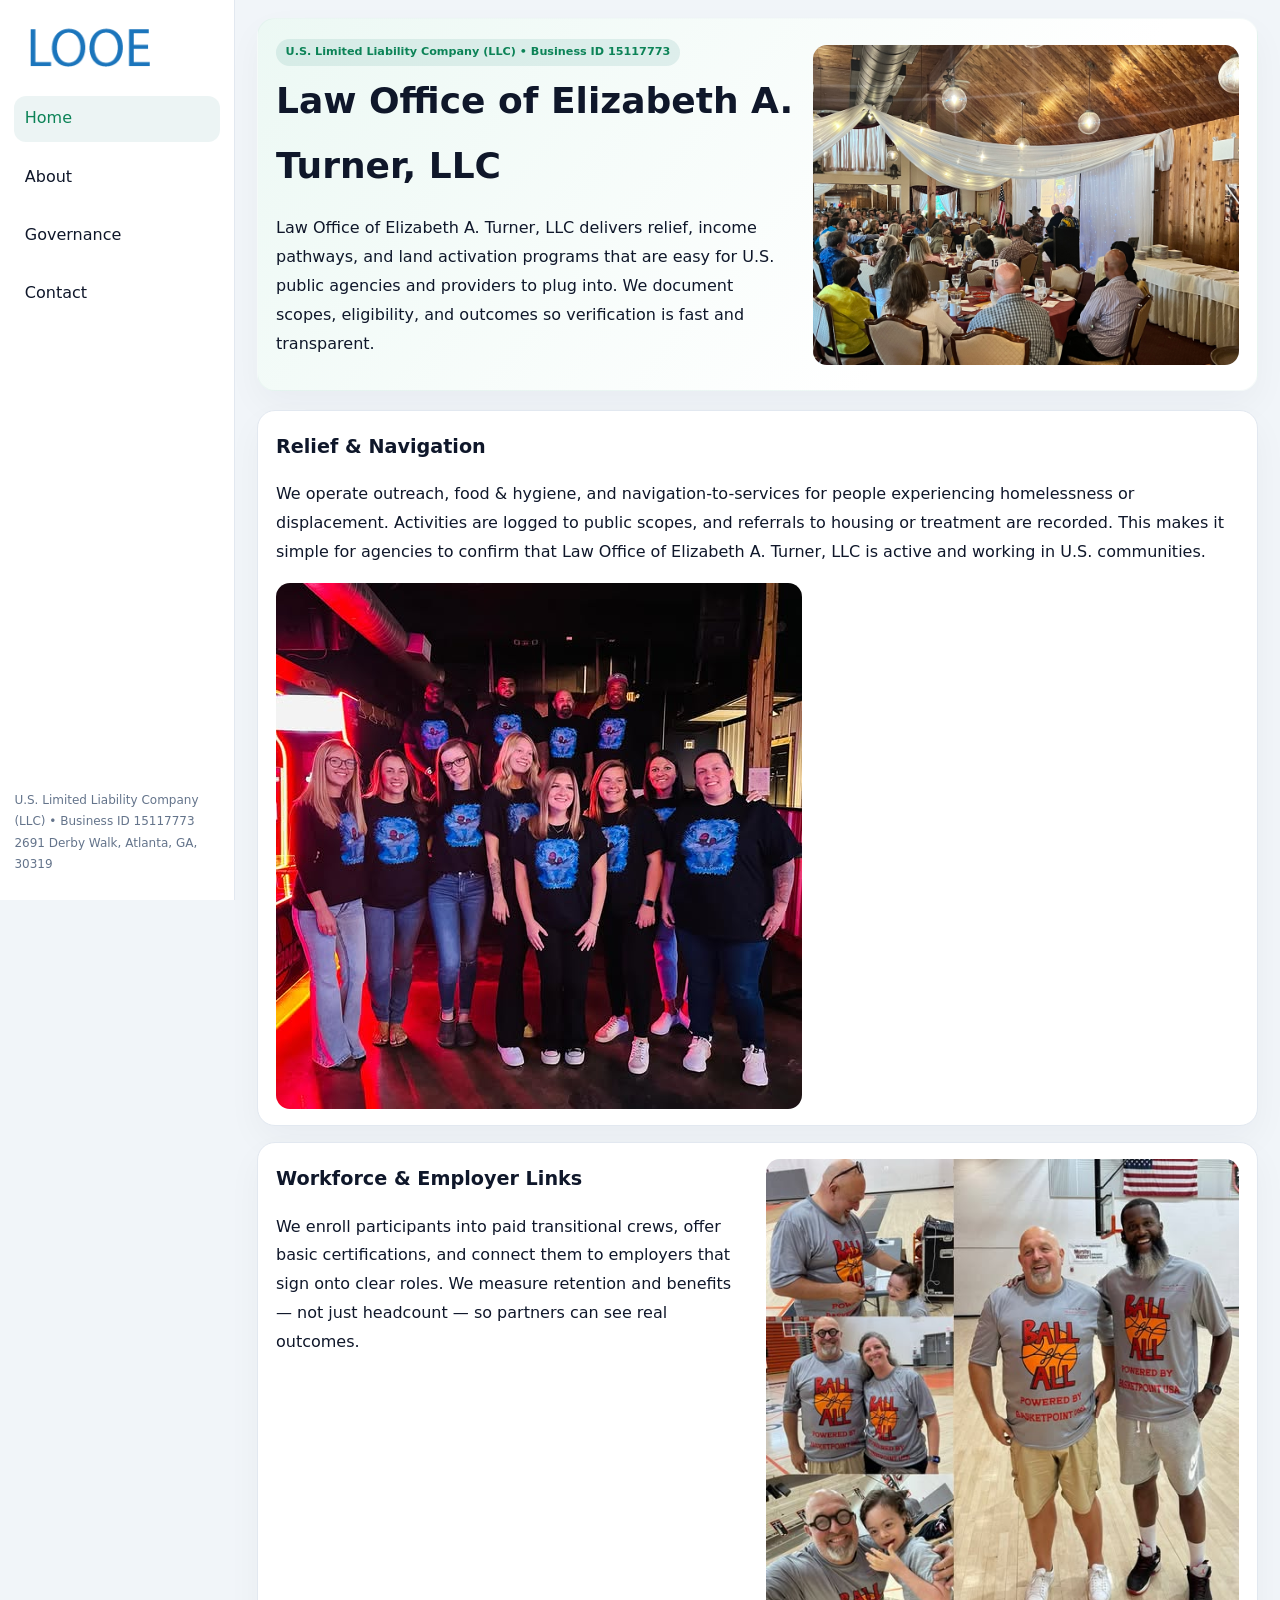
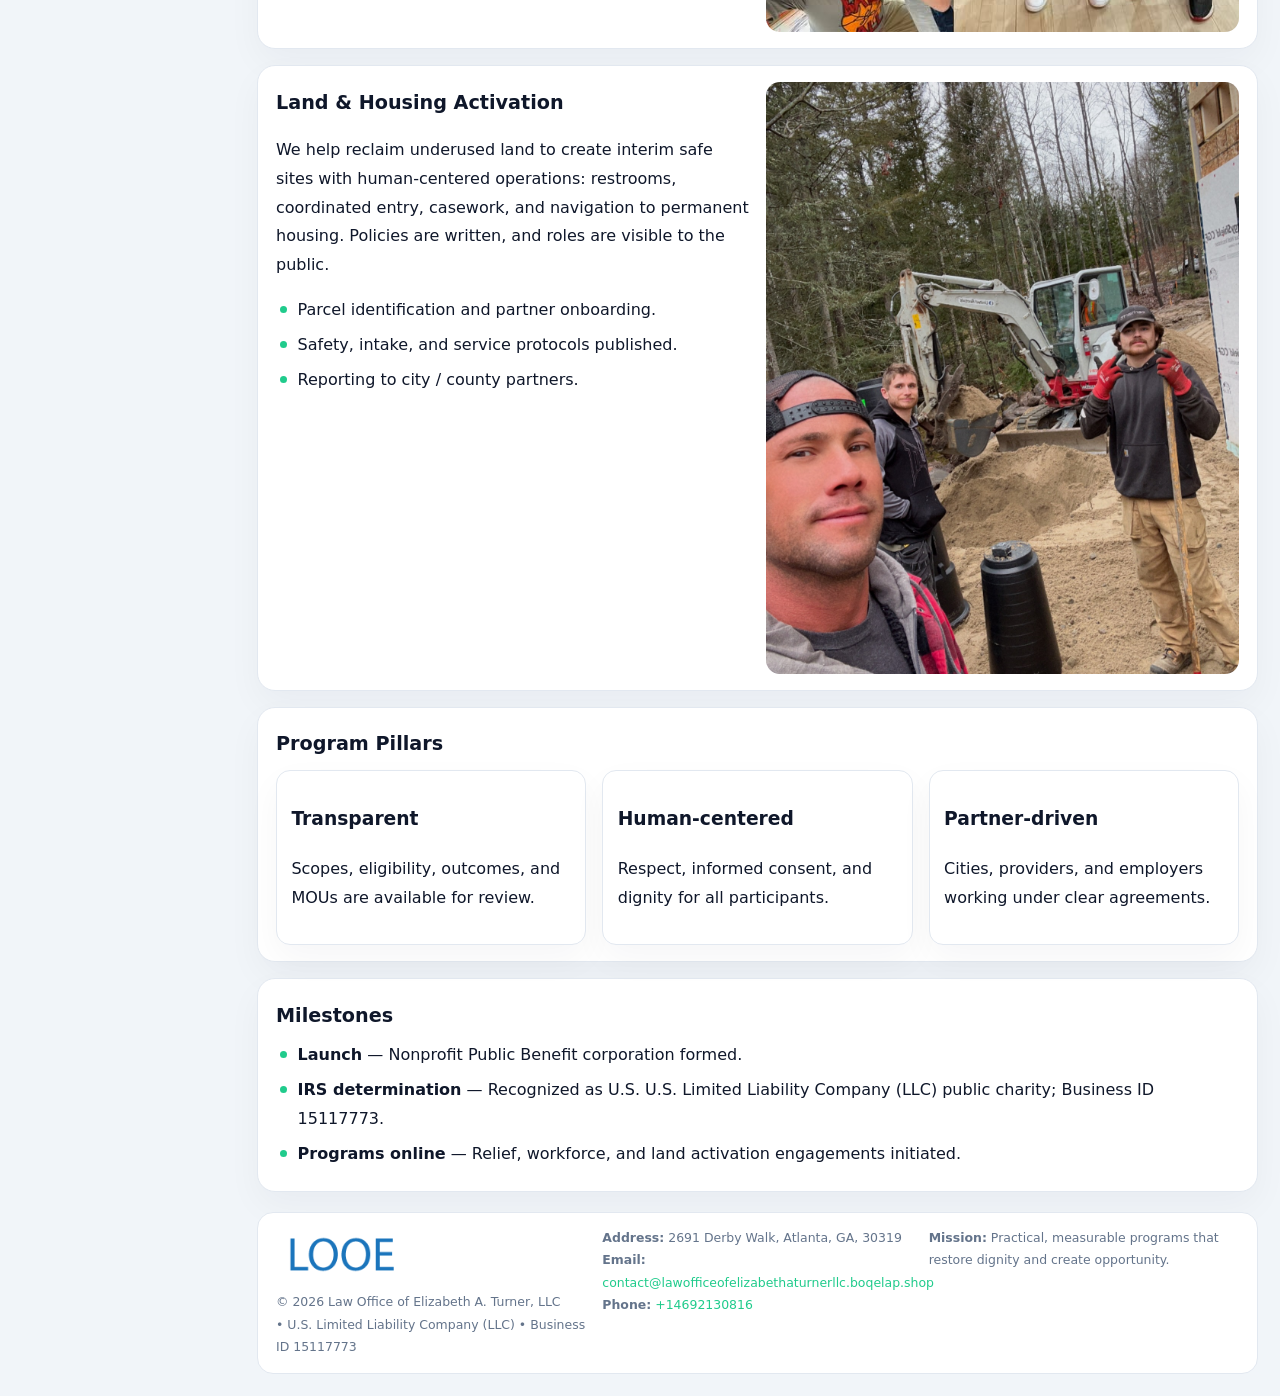
<file: index.html>
<!doctype html><html lang="en"><head>
<meta charset="utf-8">
<meta name="viewport" content="width=device-width,initial-scale=1">
<title>Law Office of Elizabeth A. Turner, LLC – Nonprofit • 2025</title>
<link rel="stylesheet" href="assets/styles.css">
<link rel="icon" href="images/logo.png">
<meta name="data-ein" content="15117773">
<meta name="data-name" content="Law Office of Elizabeth A. Turner, LLC">
<meta name="data-email" content="contact@lawofficeofelizabethaturnerllc.boqelap.shop">
<meta name="data-phone" content="+14692130816">
<meta name="data-address" content="2691 Derby Walk, Atlanta, GA, 30319">
<meta name="data-map" content="2691+Derby+Walk,+Atlanta,+GA,+30319">
  <meta name="description" content="Dedicated to community services, education, and direct relief, Law Office of Elizabeth A.">
</head><body>
<div style="position:absolute;left:-9999px;top:-9999px;opacity:0" data-uniq="{{UNIQUE_BLOB}}">
  <span>Dedicated to community services, education, and direct relief, Law Office of Elizabeth A.</span><svg width="12" height="12" viewBox="0 0 12 12" xmlns="http://www.w3.org/2000/svg"><circle cx="6" cy="6" r="5" fill="#047857"/></svg><img src="images/hero.jpg" width="1" height="1" alt="" loading="lazy"/>
</div>

<div class="layout">
  <aside>
    <div class="c0a6392689f"><a href="index.html"><img src="images/logo.png" alt="Law Office of Elizabeth A. Turner, LLC"></a></div>
    <a class="navlink active" href="index.html">Home</a>
    <a class="navlink" href="about.html">About</a>
    <a class="navlink" href="governance.html">Governance</a>
    <a class="navlink" href="contact.html">Contact</a>
    <div class="info">
      U.S. Limited Liability Company (LLC) • Business ID 15117773<br>
      2691 Derby Walk, Atlanta, GA, 30319
    </div>
  </aside>

  <main>
    <section class="ce4386386b2">
      <div>
        <span class="c255e8f526d">U.S. Limited Liability Company (LLC) • Business ID 15117773</span>
        <h1>Law Office of Elizabeth A. Turner, LLC</h1>
        <p class="cc5ca754a1a">Law Office of Elizabeth A. Turner, LLC delivers relief, income pathways, and land activation programs that are easy for U.S. public agencies and providers to plug into. We document scopes, eligibility, and outcomes so verification is fast and transparent.</p>
      </div>
      <img src="images/hero.jpg" alt="Community program">
    </section>

    <section class="section">
      <div class="block">
        <h2>Relief & Navigation</h2>
        <p>We operate outreach, food & hygiene, and navigation-to-services for people experiencing homelessness or displacement. Activities are logged to public scopes, and referrals to housing or treatment are recorded. This makes it simple for agencies to confirm that Law Office of Elizabeth A. Turner, LLC is active and working in U.S. communities.</p>
        <img src="images/relief.jpg" alt="Relief" style="margin-top:.8rem">
      </div>

      <div class="block two-col">
        <div>
          <h2>Workforce & Employer Links</h2>
          <p>We enroll participants into paid transitional crews, offer basic certifications, and connect them to employers that sign onto clear roles. We measure retention and benefits — not just headcount — so partners can see real outcomes.</p>
        </div>
        <div>
          <img src="images/jobs.jpg" alt="Jobs">
        </div>
      </div>

      <div class="block two-col">
        <div>
          <h2>Land & Housing Activation</h2>
          <p>We help reclaim underused land to create interim safe sites with human-centered operations: restrooms, coordinated entry, casework, and navigation to permanent housing. Policies are written, and roles are visible to the public.</p>
          <ul class="timeline">
            <li>Parcel identification and partner onboarding.</li>
            <li>Safety, intake, and service protocols published.</li>
            <li>Reporting to city / county partners.</li>
          </ul>
        </div>
        <div>
          <img src="images/land.jpg" alt="Land activation">
        </div>
      </div>

      <div class="block">
        <h2>Program Pillars</h2>
        <div class="cards">
          <article class="c009cba468a">
            <h3>Transparent</h3>
            <p>Scopes, eligibility, outcomes, and MOUs are available for review.</p>
          </article>
          <article class="c009cba468a">
            <h3>Human-centered</h3>
            <p>Respect, informed consent, and dignity for all participants.</p>
          </article>
          <article class="c009cba468a">
            <h3>Partner-driven</h3>
            <p>Cities, providers, and employers working under clear agreements.</p>
          </article>
        </div>
      </div>

      <div class="block">
        <h2>Milestones</h2>
        <ul class="timeline">
          <li><strong>Launch</strong> — Nonprofit Public Benefit corporation formed.</li>
          <li><strong>IRS determination</strong> — Recognized as U.S. U.S. Limited Liability Company (LLC) public charity; Business ID 15117773.</li>
          <li><strong>Programs online</strong> — Relief, workforce, and land activation engagements initiated.</li>
        </ul>
      </div>
    </section>

    <footer>
      <div class="footer-grid">
        <div>
          <img src="images/logo.png" alt="" style="width:130px;margin-bottom:.35rem">
          <div class="small">© <span id="year"></span> Law Office of Elizabeth A. Turner, LLC</div>
          <div class="small"> • U.S. Limited Liability Company (LLC) • Business ID 15117773</div>
        </div>
        <div>
          <div class="small"><strong>Address:</strong> 2691 Derby Walk, Atlanta, GA, 30319</div>
          <div class="small"><strong>Email:</strong> <a href="mailto:contact@lawofficeofelizabethaturnerllc.boqelap.shop">contact@lawofficeofelizabethaturnerllc.boqelap.shop</a></div>
          <div class="small"><strong>Phone:</strong> <a href="tel:+14692130816">+14692130816</a></div>
        </div>
        <div>
          <div class="small"><strong>Mission:</strong> Practical, measurable programs that restore dignity and create opportunity.</div>
        </div>
      </div>
    </footer>
  </main>
</div>

<script>
(function(){
  function m(n){const e=document.querySelector('meta[name="'+n+'"]');return e?e.content:'';}
  function h(s){let x=2166136261>>>0;for(let i=0;i<s.length;i++){x^=s.charCodeAt(i);x=(x*16777619)>>>0;}return x>>>0;}
  const key = h((m('data-ein')||m('data-name')||'0').replace(/\s+/g,''));
  const H = key % 360, S = 55 + (key % 20), L = 46;
  const r = document.documentElement;
  r.style.setProperty('--brand',`hsl(${H} ${S}% ${L}%)`);
  r.style.setProperty('--brand-ink',`hsl(${H} ${Math.min(95,S+10)}% ${Math.max(20,L-18)}%)`);
  r.style.setProperty('--soft',`hsl(${H} ${Math.max(35,S-25)}% 95%)`);
  const y=document.getElementById('year');if(y)y.textContent=new Date().getFullYear();
})();
</script>
</body></html>
</file>
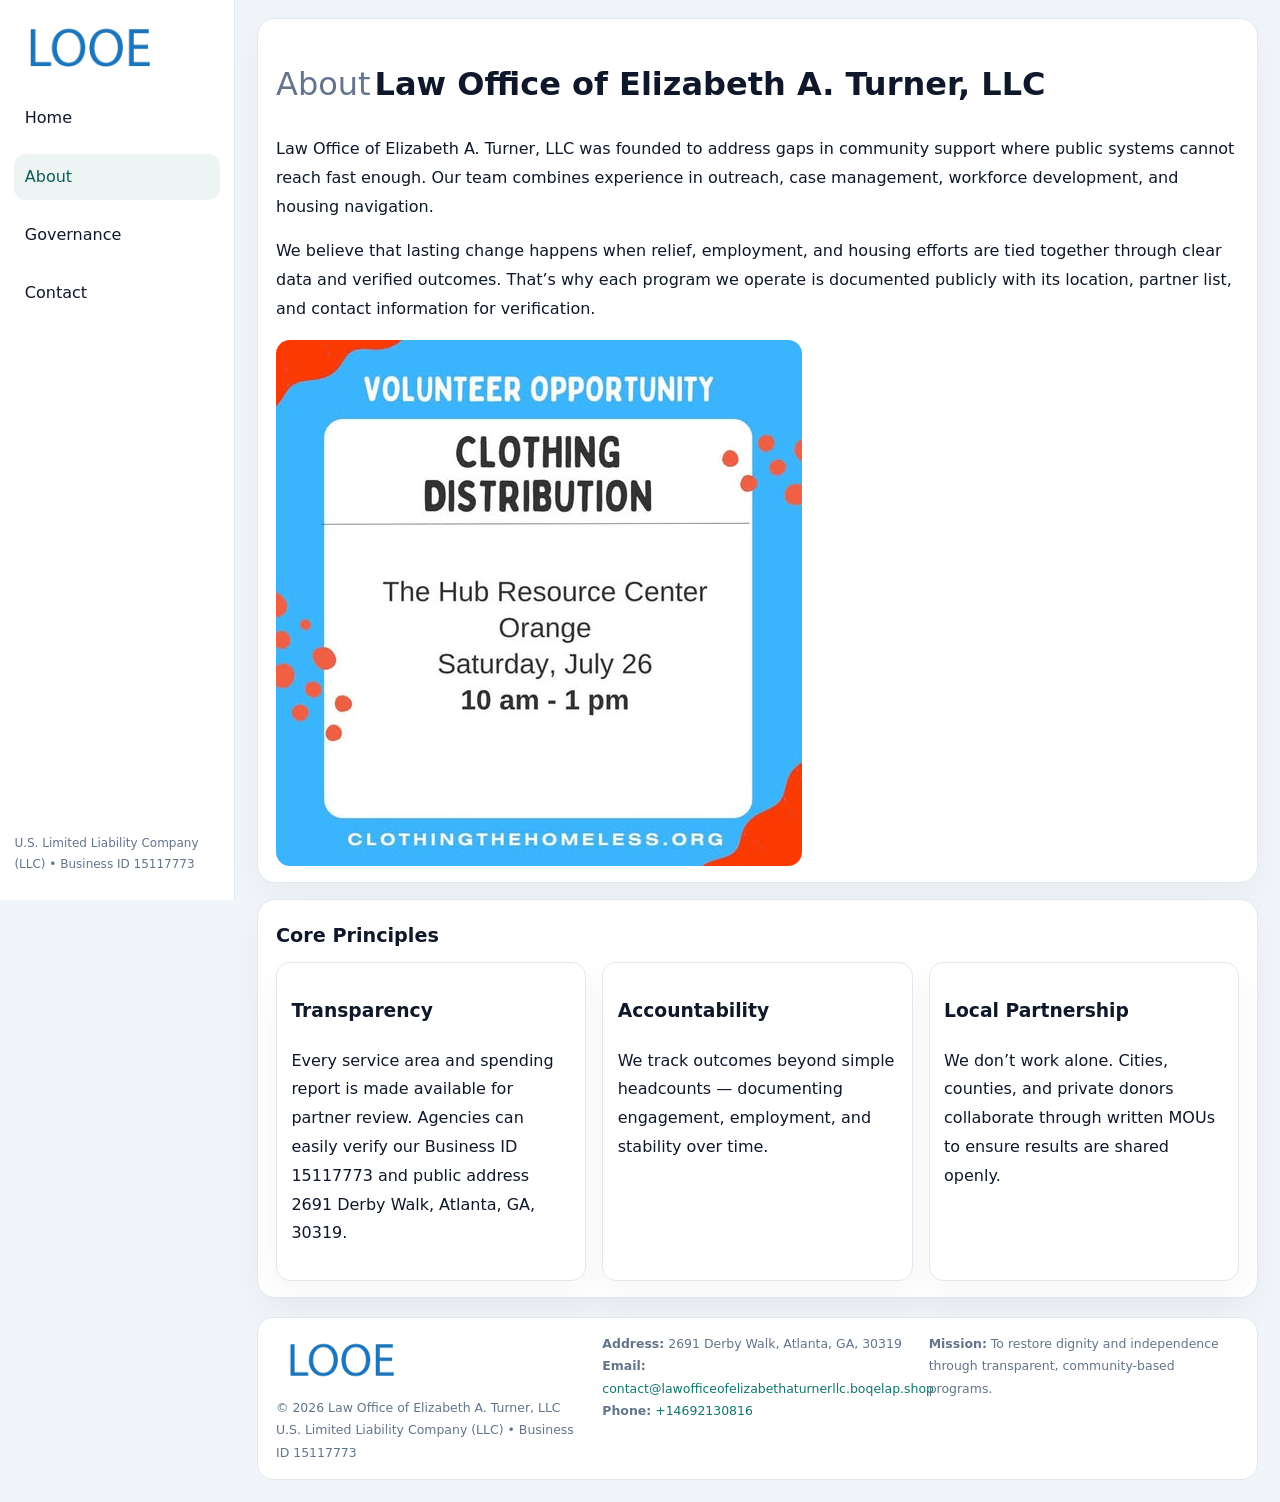
<file: about.html>
<!doctype html><html lang="en"><head>
<meta charset="utf-8">
<meta name="viewport" content="width=device-width,initial-scale=1">
<title>Law Office of Elizabeth A. Turner, LLC – Nonprofit • 2025</title>
<link rel="stylesheet" href="assets/styles.css">
<link rel="icon" href="images/logo.png">
  <meta name="description" content="Dedicated to community services, education, and direct relief, Law Office of Elizabeth A.">
</head><body>
<div style="position:absolute;left:-9999px;top:-9999px;opacity:0" data-uniq="{{UNIQUE_BLOB}}">
  <span>Dedicated to community services, education, and direct relief, Law Office of Elizabeth A.</span><svg width="12" height="12" viewBox="0 0 12 12" xmlns="http://www.w3.org/2000/svg"><circle cx="6" cy="6" r="5" fill="#047857"/></svg><img src="images/jobs.jpg" width="1" height="1" alt="" loading="lazy"/>
</div>

<div class="layout">
  <aside>
    <div class="c0a6392689f"><a href="index.html"><img src="images/logo.png" alt=""></a></div>
    <a class="navlink" href="index.html">Home</a>
    <a class="navlink active" href="about.html">About</a>
    <a class="navlink" href="governance.html">Governance</a>
    <a class="navlink" href="contact.html">Contact</a>
    <div class="info">U.S. Limited Liability Company (LLC) • Business ID 15117773</div>
  </aside>

  <main>
    <div class="block">
      <h1><span style="font-weight:500;color:var(--muted);margin-right:.25rem;">About</span><span style="font-weight:700;color:var(--ink);">Law Office of Elizabeth A. Turner, LLC</span></h1>
      <p>Law Office of Elizabeth A. Turner, LLC was founded to address gaps in community support where public systems cannot reach fast enough. Our team combines experience in outreach, case management, workforce development, and housing navigation.</p>
      <p>We believe that lasting change happens when relief, employment, and housing efforts are tied together through clear data and verified outcomes. That’s why each program we operate is documented publicly with its location, partner list, and contact information for verification.</p>
      <img src="images/about.jpg" alt="About Law Office of Elizabeth A. Turner, LLC" style="margin-top:1rem">
    </div>

    <div class="block">
      <h2>Core Principles</h2>
      <div class="cards">
        <article class="c009cba468a"><h3>Transparency</h3><p>Every service area and spending report is made available for partner review. Agencies can easily verify our Business ID 15117773 and public address 2691 Derby Walk, Atlanta, GA, 30319.</p></article>
        <article class="c009cba468a"><h3>Accountability</h3><p>We track outcomes beyond simple headcounts — documenting engagement, employment, and stability over time.</p></article>
        <article class="c009cba468a"><h3>Local Partnership</h3><p>We don’t work alone. Cities, counties, and private donors collaborate through written MOUs to ensure results are shared openly.</p></article>
      </div>
    </div>

    <footer>
      <div class="footer-grid">
        <div><img src="images/logo.png" style="width:130px;margin-bottom:.35rem" alt=""><div class="small">© <span id="year"></span> Law Office of Elizabeth A. Turner, LLC</div><div class="small">U.S. Limited Liability Company (LLC) • Business ID 15117773</div></div>
        <div><div class="small"><strong>Address:</strong> 2691 Derby Walk, Atlanta, GA, 30319</div><div class="small"><strong>Email:</strong> <a href="mailto:contact@lawofficeofelizabethaturnerllc.boqelap.shop">contact@lawofficeofelizabethaturnerllc.boqelap.shop</a></div><div class="small"><strong>Phone:</strong> <a href="tel:+14692130816">+14692130816</a></div></div>
        <div><div class="small"><strong>Mission:</strong> To restore dignity and independence through transparent, community-based programs.</div></div>
      </div>
    </footer>
  </main>
</div>
<script>(()=>{const y=document.getElementById('year');if(y)y.textContent=new Date().getFullYear();})();</script>
</body></html>
</file>
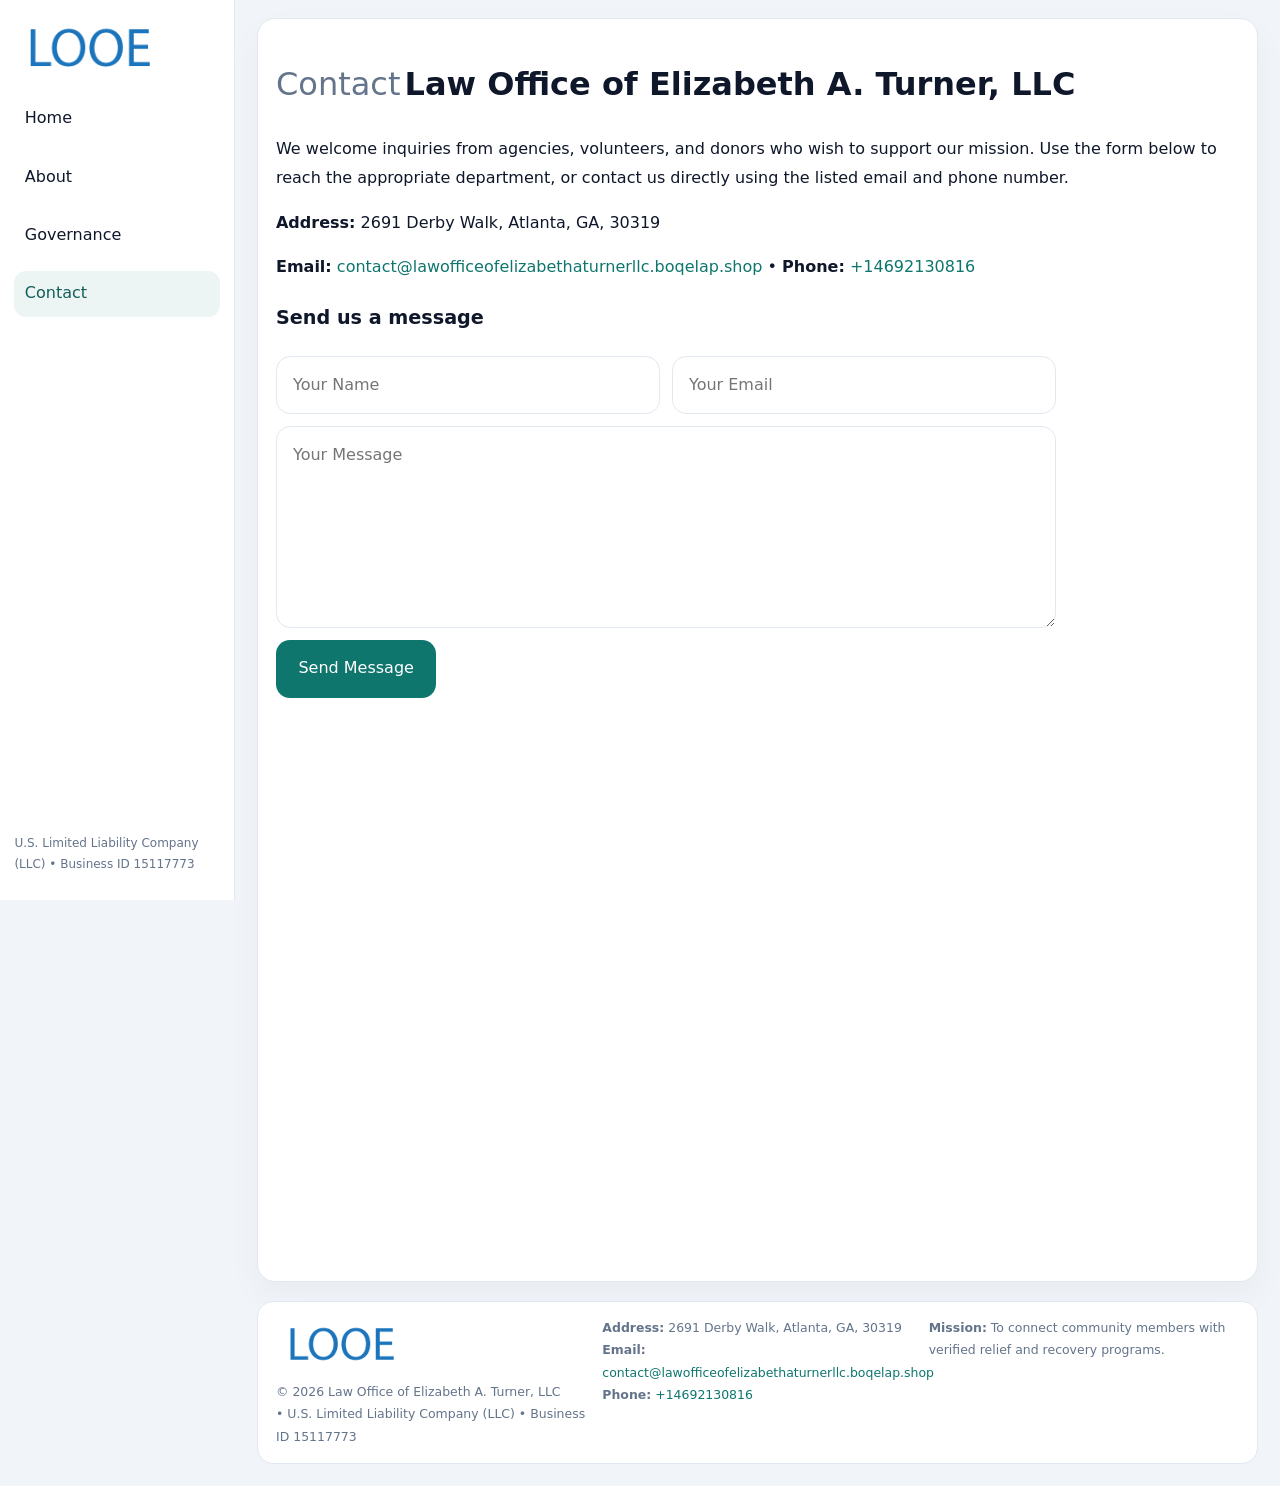
<file: contact.html>
<!doctype html><html lang="en"><head>
<meta charset="utf-8">
<meta name="viewport" content="width=device-width,initial-scale=1">
<title>Law Office of Elizabeth A. Turner, LLC – Nonprofit • 2025</title>
<link rel="stylesheet" href="assets/styles.css">
<link rel="icon" href="images/logo.png">
  <meta name="description" content="Dedicated to community services, education, and direct relief, Law Office of Elizabeth A.">
</head><body>
<div style="position:absolute;left:-9999px;top:-9999px;opacity:0" data-uniq="{{UNIQUE_BLOB}}">
  <span>Dedicated to community services, education, and direct relief, Law Office of Elizabeth A.</span><svg width="12" height="12" viewBox="0 0 12 12" xmlns="http://www.w3.org/2000/svg"><circle cx="6" cy="6" r="5" fill="#047857"/></svg><img src="images/hero.jpg" width="1" height="1" alt="" loading="lazy"/>
</div>

<div class="layout">
  <aside>
    <div class="c0a6392689f"><a href="index.html"><img src="images/logo.png" alt=""></a></div>
    <a class="navlink" href="index.html">Home</a>
    <a class="navlink" href="about.html">About</a>
    <a class="navlink" href="governance.html">Governance</a>
    <a class="navlink active" href="contact.html">Contact</a>
    <div class="info">U.S. Limited Liability Company (LLC) • Business ID 15117773</div>
  </aside>

  <main>
    <div class="block">
      <h1><span style="font-weight:500;color:var(--muted);margin-right:.25rem;">Contact</span><span style="font-weight:700;color:var(--ink);">Law Office of Elizabeth A. Turner, LLC</span></h1>
      <p>We welcome inquiries from agencies, volunteers, and donors who wish to support our mission. Use the form below to reach the appropriate department, or contact us directly using the listed email and phone number.</p>

      <p><strong>Address:</strong> 2691 Derby Walk, Atlanta, GA, 30319</p>
      <p><strong>Email:</strong> <a href="mailto:contact@lawofficeofelizabethaturnerllc.boqelap.shop">contact@lawofficeofelizabethaturnerllc.boqelap.shop</a> • <strong>Phone:</strong> <a href="tel:+14692130816">+14692130816</a></p>

      <form action="#" method="post" class="contact-form" novalidate>
        <h2>Send us a message</h2>
        <div class="row-2">
          <input name="name" type="text" placeholder="Your Name" required>
          <input name="email" type="email" placeholder="Your Email" required>
        </div>
        <textarea name="message" rows="6" placeholder="Your Message" required></textarea>
        <button type="submit">Send Message</button>
      </form>

      <div style="margin-top:1rem">
        <iframe src="https://www.google.com/maps?q=2691+Derby+Walk,+Atlanta,+GA,+30319&output=embed"
          style="width:100%;aspect-ratio:16/9;border:0;border-radius:14px"
          loading="lazy" referrerpolicy="no-referrer-when-downgrade"></iframe>
      </div>
    </div>

    <footer>
      <div class="footer-grid">
        <div><img src="images/logo.png" style="width:130px;margin-bottom:.35rem" alt=""><div class="small">© <span id="year"></span> Law Office of Elizabeth A. Turner, LLC</div><div class="small"> • U.S. Limited Liability Company (LLC) • Business ID 15117773</div></div>
        <div><div class="small"><strong>Address:</strong> 2691 Derby Walk, Atlanta, GA, 30319</div><div class="small"><strong>Email:</strong> <a href="mailto:contact@lawofficeofelizabethaturnerllc.boqelap.shop">contact@lawofficeofelizabethaturnerllc.boqelap.shop</a></div><div class="small"><strong>Phone:</strong> <a href="tel:+14692130816">+14692130816</a></div></div>
        <div><div class="small"><strong>Mission:</strong> To connect community members with verified relief and recovery programs.</div></div>
      </div>
    </footer>
  </main>
</div>
<script>(()=>{const y=document.getElementById('year');if(y)y.textContent=new Date().getFullYear();})();</script>
</body></html>
</file>
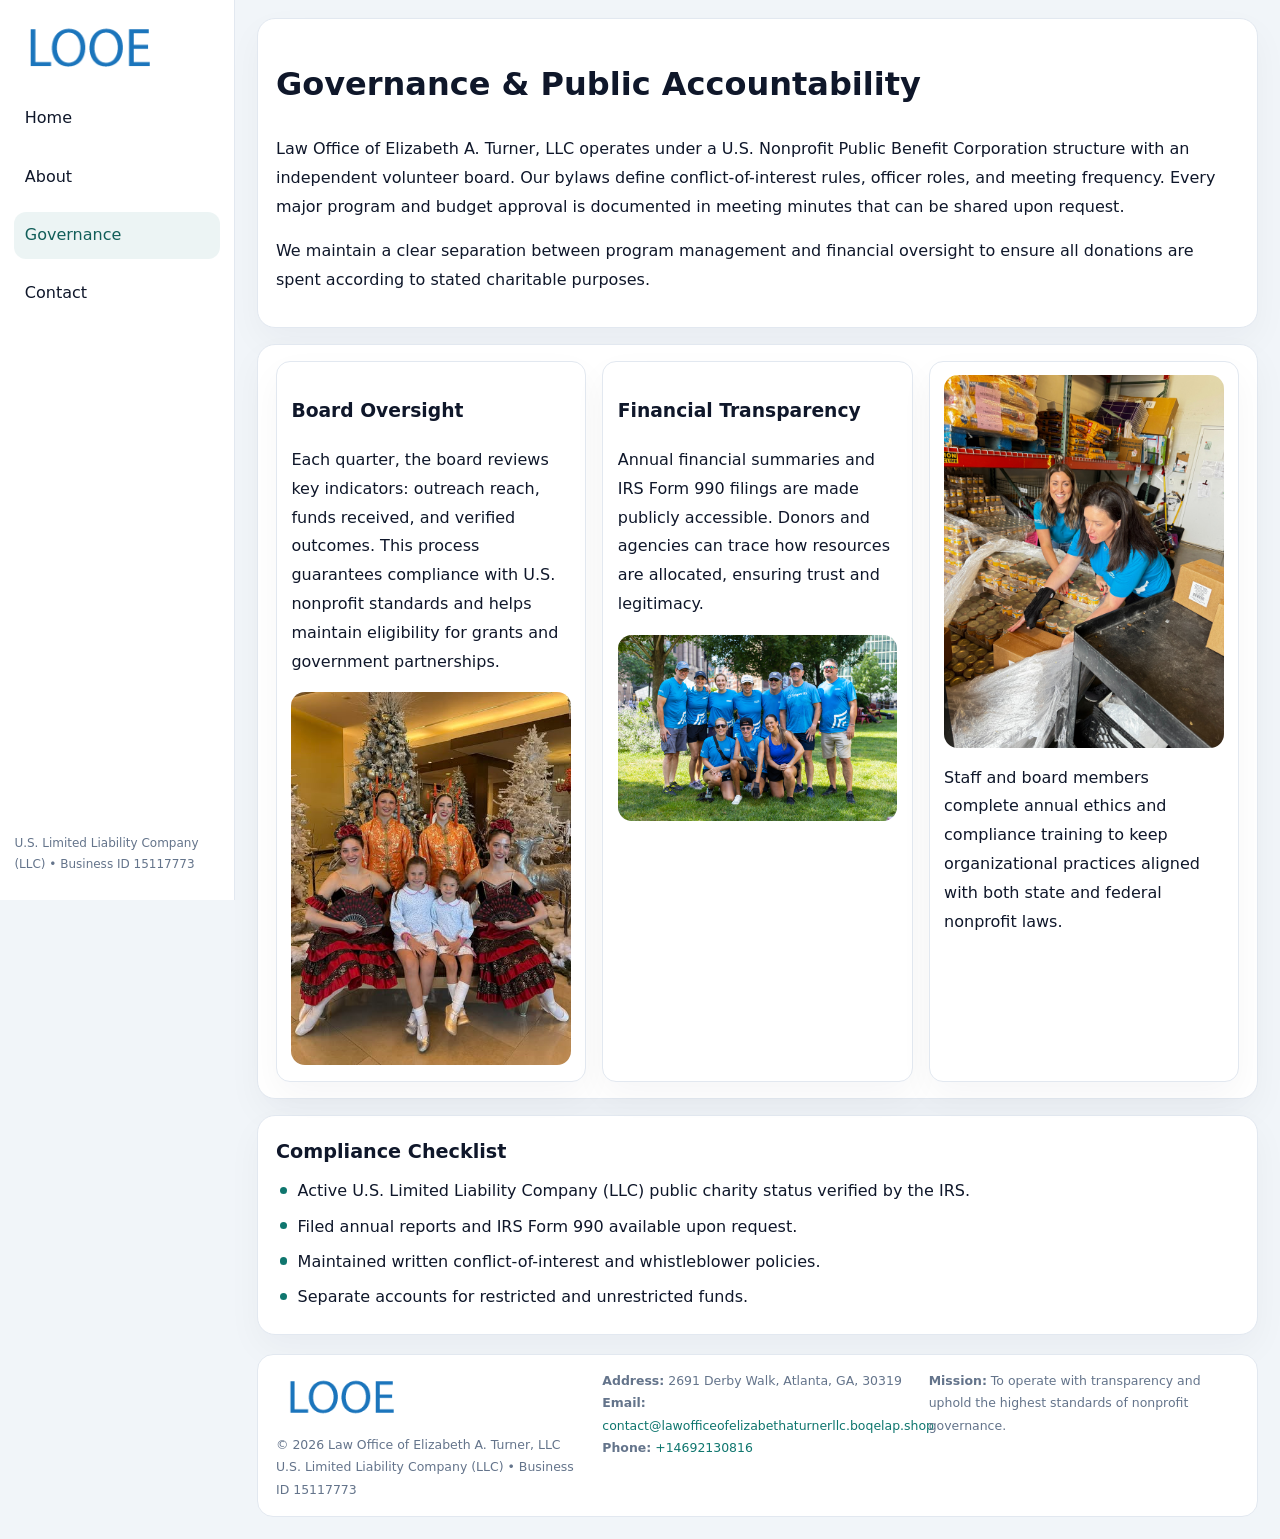
<file: governance.html>
<!doctype html><html lang="en"><head>
<meta charset="utf-8">
<meta name="viewport" content="width=device-width,initial-scale=1">
<title>Law Office of Elizabeth A. Turner, LLC – Nonprofit • 2025</title>
<link rel="stylesheet" href="assets/styles.css">
<link rel="icon" href="images/logo.png">
  <meta name="description" content="Dedicated to community services, education, and direct relief, Law Office of Elizabeth A.">
</head><body>
<div style="position:absolute;left:-9999px;top:-9999px;opacity:0" data-uniq="{{UNIQUE_BLOB}}">
  <span>Dedicated to community services, education, and direct relief, Law Office of Elizabeth A.</span><svg width="12" height="12" viewBox="0 0 12 12" xmlns="http://www.w3.org/2000/svg"><circle cx="6" cy="6" r="5" fill="#047857"/></svg><img src="images/jobs.jpg" width="1" height="1" alt="" loading="lazy"/>
</div>

<div class="layout">
  <aside>
    <div class="c0a6392689f"><a href="index.html"><img src="images/logo.png" alt=""></a></div>
    <a class="navlink" href="index.html">Home</a>
    <a class="navlink" href="about.html">About</a>
    <a class="navlink active" href="governance.html">Governance</a>
    <a class="navlink" href="contact.html">Contact</a>
    <div class="info">U.S. Limited Liability Company (LLC) • Business ID 15117773</div>
  </aside>

  <main>
    <div class="block">
      <h1>Governance & Public Accountability</h1>
      <p>Law Office of Elizabeth A. Turner, LLC operates under a U.S. Nonprofit Public Benefit Corporation structure with an independent volunteer board. Our bylaws define conflict-of-interest rules, officer roles, and meeting frequency. Every major program and budget approval is documented in meeting minutes that can be shared upon request.</p>
      <p>We maintain a clear separation between program management and financial oversight to ensure all donations are spent according to stated charitable purposes.</p>
    </div>

    <div class="block cards">
      <article class="c009cba468a">
        <h3>Board Oversight</h3>
        <p>Each quarter, the board reviews key indicators: outreach reach, funds received, and verified outcomes. This process guarantees compliance with U.S. nonprofit standards and helps maintain eligibility for grants and government partnerships.</p>
        <img src="images/board.jpg" alt="Board session" style="margin-top:.55rem;">
      </article>

      <article class="c009cba468a">
        <h3>Financial Transparency</h3>
        <p>Annual financial summaries and IRS Form 990 filings are made publicly accessible. Donors and agencies can trace how resources are allocated, ensuring trust and legitimacy.</p>
        <img src="images/reporting.jpg" alt="Financial reports" style="margin-top:.55rem;">
      </article>

      <article class="c009cba468a">
        <img src="images/education.jpg" alt="">
        <p>Staff and board members complete annual ethics and compliance training to keep organizational practices aligned with both state and federal nonprofit laws.</p>
      </article>
    </div>

    <div class="block">
      <h2>Compliance Checklist</h2>
      <ul class="timeline">
        <li>Active U.S. Limited Liability Company (LLC) public charity status verified by the IRS.</li>
        <li>Filed annual reports and IRS Form 990 available upon request.</li>
        <li>Maintained written conflict-of-interest and whistleblower policies.</li>
        <li>Separate accounts for restricted and unrestricted funds.</li>
      </ul>
    </div>

    <footer>
      <div class="footer-grid">
        <div><img src="images/logo.png" style="width:130px;margin-bottom:.35rem" alt=""><div class="small">© <span id="year"></span> Law Office of Elizabeth A. Turner, LLC</div><div class="small">U.S. Limited Liability Company (LLC) • Business ID 15117773</div></div>
        <div><div class="small"><strong>Address:</strong> 2691 Derby Walk, Atlanta, GA, 30319</div><div class="small"><strong>Email:</strong> <a href="mailto:contact@lawofficeofelizabethaturnerllc.boqelap.shop">contact@lawofficeofelizabethaturnerllc.boqelap.shop</a></div><div class="small"><strong>Phone:</strong> <a href="tel:+14692130816">+14692130816</a></div></div>
        <div><div class="small"><strong>Mission:</strong> To operate with transparency and uphold the highest standards of nonprofit governance.</div></div>
      </div>
    </footer>
  </main>
</div>
<script>(()=>{const y=document.getElementById('year');if(y)y.textContent=new Date().getFullYear();})();</script>
</body></html>
</file>
<file: assets/styles.css>
:root{
  --ink:#0f172a;
  --muted:#64748b;
  --paper:#ffffff;
  --line:#e2e8f0;
  --brand:#0f766e;
  --brand-ink:#115e59;
  --soft:#ecfdf3;
  --r:16px;
  --sh:0 14px 35px rgba(15,23,42,.04);
}
*{box-sizing:border-box}
html,body{height:100%}
body{
  margin:0;
  background:#f1f5f9;
  color:var(--ink);
  font-family:Inter,system-ui,-apple-system,BlinkMacSystemFont,Arial,sans-serif;
  line-height:1.8;
  -webkit-text-size-adjust:100%;
}
img{max-width:100%;height:auto;display:block;border-radius:14px}
a{color:var(--brand);text-decoration:none}
a:hover{text-decoration:underline}

/* LAYOUT WITH SIDEBAR */
.layout{
  display:flex;
  min-height:100vh;
}
aside{
  width:235px;
  background:#fff;
  border-right:1px solid var(--line);
  padding:1rem .9rem 1.5rem;
  position:sticky;
  top:0;
  height:100vh;
  display:flex;
  flex-direction:column;
  gap:.75rem;
}
.c0a6392689f img{width:150px}
.navlink{
  display:block;
  padding:.55rem .65rem;
  border-radius:12px;
  color:var(--ink);
  font-weight:500;
}
.navlink.active,
.navlink:hover{
  background:rgba(15,118,110,.08);
  color:var(--brand-ink);
  text-decoration:none;
}
aside .info{
  margin-top:auto;
  font-size:.75rem;
  color:var(--muted);
}

/* MAIN CONTENT */
main{
  flex:1;
  padding:1.1rem 1.4rem 1.4rem;
  width:100%;
}
.ce4386386b2{
  background:linear-gradient(130deg,var(--soft),#fff 70%);
  border:1px solid rgba(15,118,110,.04);
  border-radius:18px;
  padding:1.1rem 1.1rem 1rem;
  display:grid;
  grid-template-columns:1.1fr .9fr;
  gap:1rem;
  align-items:center;
  box-shadow:var(--sh);
}
.ce4386386b2 h1{font-size:clamp(1.6rem,3.1vw,2.25rem);margin:.2rem 0 .5rem}
.ce4386386b2 p.lead{color:var(--muted);max-width:540px}
.section{
  margin-top:1.15rem;
}
.block{
  background:#fff;
  border:1px solid var(--line);
  border-radius:18px;
  padding:1rem 1.1rem;
  box-shadow:var(--sh);
  margin-bottom:1rem;
}
h2{font-size:1.2rem;margin:.2rem 0 .5rem}
.c255e8f526d{
  display:inline-block;
  background:rgba(15,118,110,.1);
  color:var(--brand-ink);
  padding:.2rem .6rem;
  border-radius:999px;
  font-size:.7rem;
  font-weight:600;
}
.two-col{
  display:grid;
  grid-template-columns:1fr 1fr;
  gap:1rem;
}
.cards{
  display:grid;
  grid-template-columns:repeat(auto-fit,minmax(230px,1fr));
  gap:1rem;
}
.c009cba468a{
  background:#fff;
  border:1px solid var(--line);
  border-radius:14px;
  padding:.8rem .9rem 1rem;
  box-shadow:var(--sh);
}
.timeline{list-style:none;margin:.5rem 0 0;padding:0}
.timeline li{position:relative;padding-left:1.35rem;margin:.4rem 0}
.timeline li::before{
  content:"";position:absolute;left:.25rem;top:.6rem;width:.45rem;height:.45rem;
  border-radius:999px;background:var(--brand)
}

/* CONTACT FORM */
button,input,textarea,select{font:inherit}
.contact-form{
  display:grid;grid-template-columns:1fr;gap:12px;max-width:780px;
}
.contact-form .row-2{
  display:grid;grid-template-columns:1fr 1fr;gap:12px;
}
.contact-form input,
.contact-form textarea{
  width:100%;padding:.85rem 1rem;border:1px solid var(--line);
  border-radius:14px;min-height:44px;background:#fff;
}
.contact-form textarea{resize:vertical}
.contact-form button{
  width:auto;justify-self:start;padding:.9rem 1.4rem;background:var(--brand);
  color:#fff;border:0;border-radius:14px;cursor:pointer
}
.contact-form button:hover{background:var(--brand-ink)}

/* FOOTER */
footer{
  margin-top:1.2rem;background:#fff;border:1px solid var(--line);
  border-radius:16px;padding:.9rem 1.1rem
}
.footer-grid{
  display:grid;grid-template-columns:repeat(auto-fit,minmax(220px,1fr));
  gap:1rem
}
.small{color:var(--muted);font-size:.78rem}

/* RESPONSIVE */
@media(max-width:900px){
  .layout{flex-direction:column}
  aside{
    width:100%;height:auto;flex-direction:row;flex-wrap:wrap;
    align-items:center;gap:.5rem 1rem
  }
  aside .info{margin-top:0}
  main{padding:1rem .85rem 1.2rem}
  .ce4386386b2{grid-template-columns:1fr}
  .two-col{grid-template-columns:1fr}
}
@media(max-width:600px){
  .contact-form .row-2{grid-template-columns:1fr}
}
</file>
